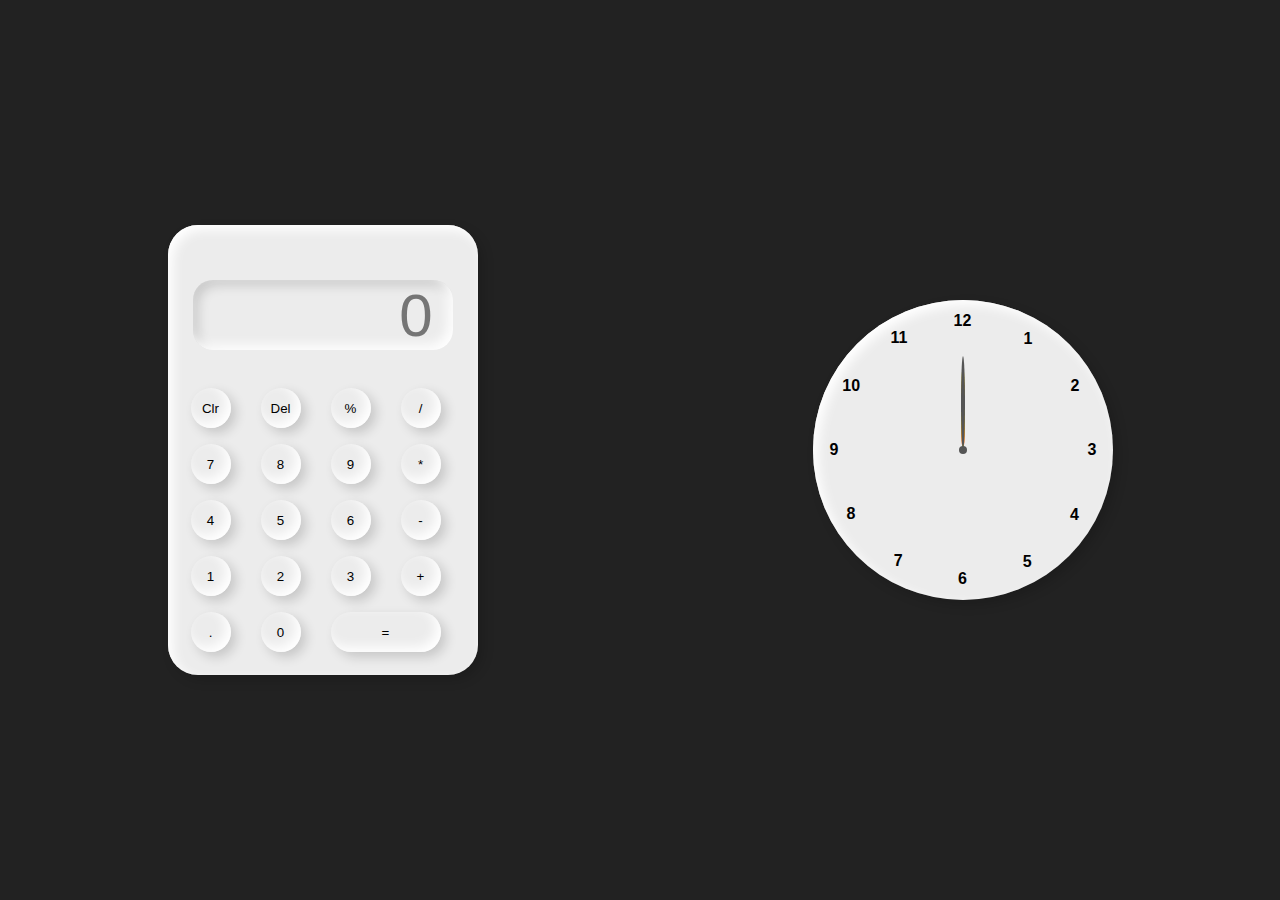
<file: Cals & Clock/index.html>
<!DOCTYPE html>
<html>
<head>
	<title>Calc & Clock</title>
	<link rel="stylesheet" type="text/css" href="style.css">
</head>

<body>
	
 <div class="container">

 	<div class="calculator">
 		<input type="text" placeholder="0" id="output-screen">
 		<button onclick="clr()">Clr</button>
 		<button onclick="del()">Del</button>
 		<button onclick="display('%')">%</button>
 		<button onclick="display('/')">/</button>

 		<button onclick="display('7')">7</button>
 		<button onclick="display('8')">8</button>
 		<button onclick="display('9')">9</button>
 		<button onclick="display('*')">*</button>

 		<button onclick="display('4')">4</button>
 		<button onclick="display('5')">5</button>
 		<button onclick="display('6')">6</button>
 		<button onclick="display('-')">-</button>

 		<button onclick="display('1')">1</button>
 		<button onclick="display('2')">2</button>
 		<button onclick="display('3')">3</button>
 		<button onclick="display('+')">+</button>

 		<button onclick="display('.')">.</button>
 		<button onclick="display('0')">0</button>
 		<button onclick="equall()" class="equal">=</button>
 	</div>

 	<div class="clock">

 		<div style="--clr:#ff0000;--h:74px" class="hand" id="hour"><i></i></div>
 		<div style="--clr:#ffe200;--h:84px" class="hand" id="min"><i></i></div>
 		<div style="--clr:#555555;--h:94px" class="hand" id="sec"><i></i></div>

 		<span style="--i:1"><b>1</b></span>
 		<span style="--i:2"><b>2</b></span>
 		<span style="--i:3"><b>3</b></span>
 		<span style="--i:4"><b>4</b></span>
 		<span style="--i:5"><b>5</b></span>
 		<span style="--i:6"><b>6</b></span>
 		<span style="--i:7"><b>7</b></span>
 		<span style="--i:8"><b>8</b></span>
 		<span style="--i:9"><b>9</b></span>
 		<span style="--i:10"><b>10</b></span>
 		<span style="--i:11"><b>11</b></span>
 		<span style="--i:12"><b>12</b></span>

 		
 	</div>
 	
 </div>

<script src="app.js"></script>
</body>
</html>
</file>
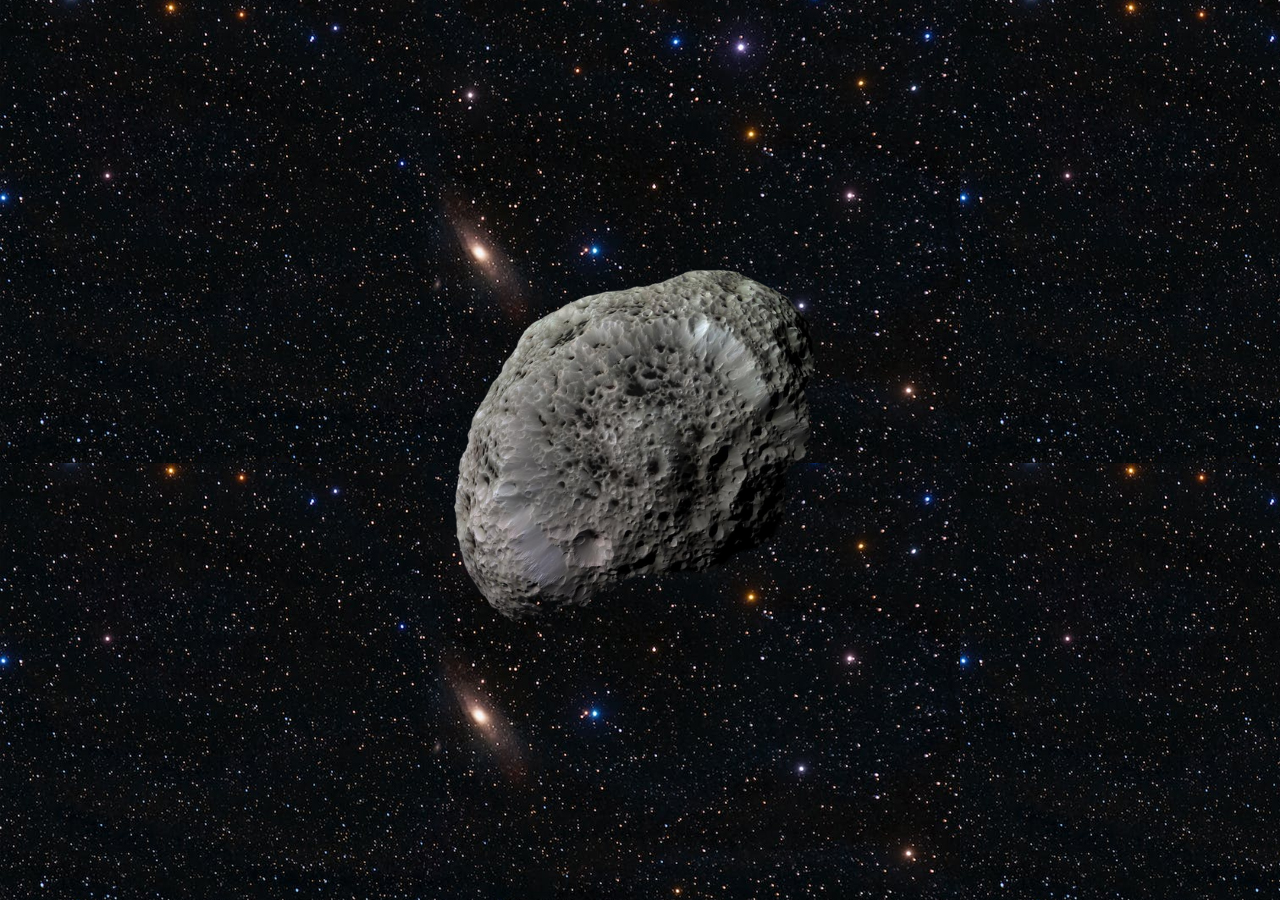
<file: loop animation css/index.html>
<!DOCTYPE html>
<html lang="en">
<!-- divinectorweb.com -->
<head>
    <meta charset="UTF-8">
    <title>Simple CSS Background Loop Animation | CSS Tricks</title>
    <link rel="stylesheet" href="style.css">    
</head>
<body>
    <div class="wrapper">
        <img src="3.png" alt="">
    </div>
</body>
</html>
</file>
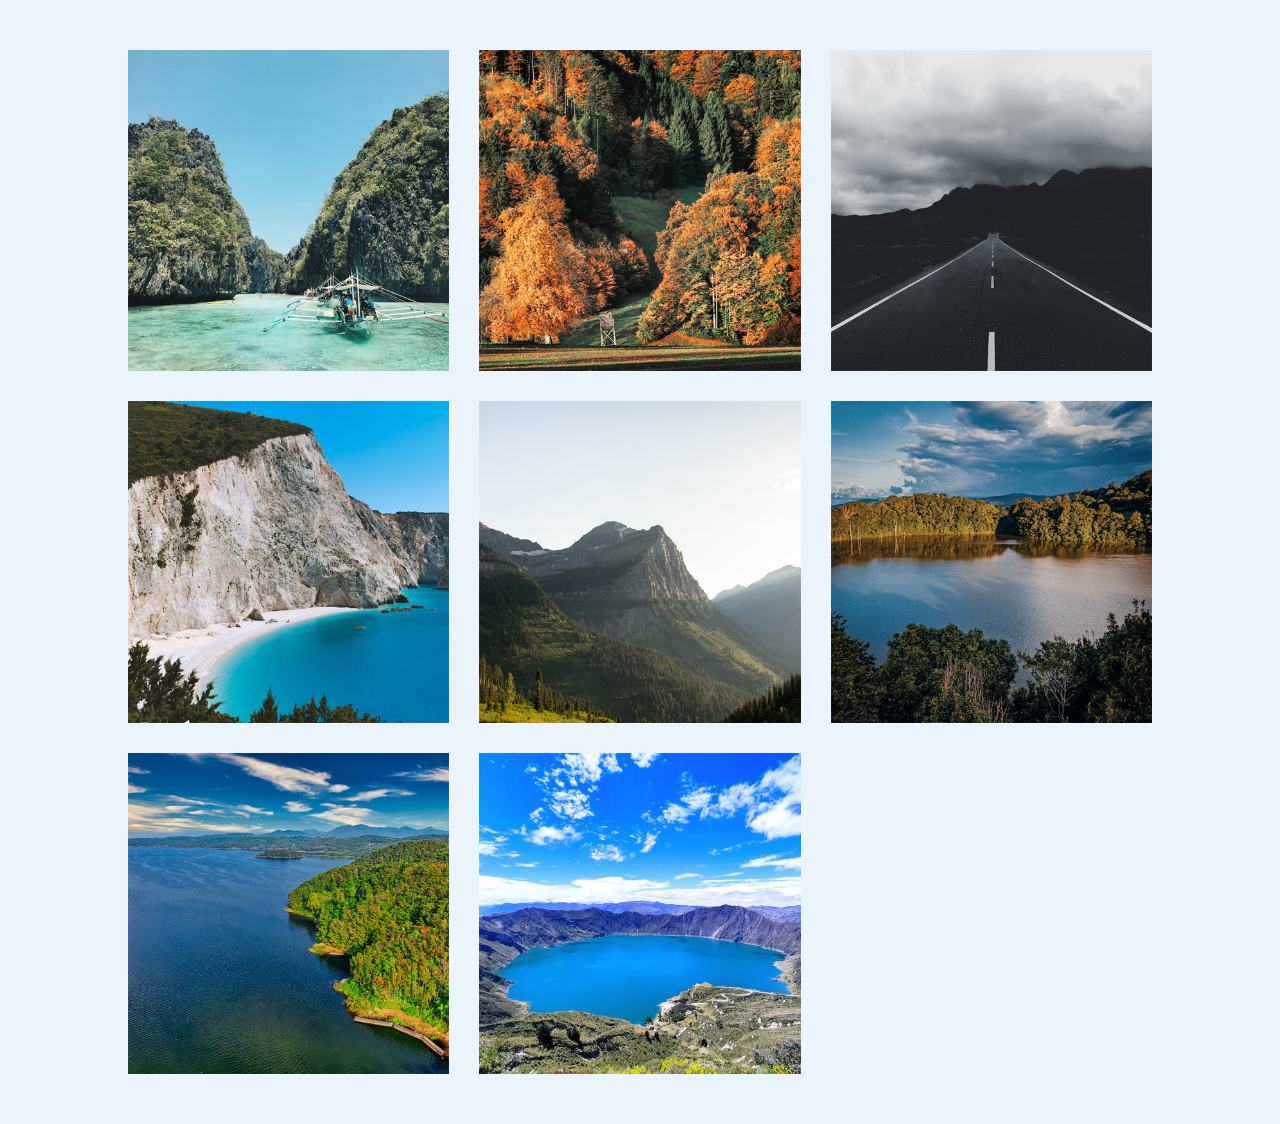
<file: responsive image gallery/index.html>
<!DOCTYPE html>
<html lang="en">
<!--
    Website: divinectorweb.com
    Subscribe Us: https://www.youtube.com/c/Divinector 
    Support Us: https://www.buymeacoffee.com/divinector
-->
<head>
    <meta charset="UTF-8"> 
    <meta http-equiv="X-UA-Compatible" content="IE=edge">
    <meta name="viewport" content="width=device-width, initial-scale=1.0">
    <title>Responsive Image Gallery</title>
    <link rel="stylesheet" href="style.css">
</head>
<body>
    <div class="wrapper">
        <img src="img/1.jpg" />
        <img src="img/2.jpg" />
        <img src="img/3.jpg" />
        <img src="img/4.jpg" />
        <img src="img/5.jpg" />
        <img src="img/6.jpg" />
        <img src="img/7.jpg" />
        <img src="img/8.jpg" />
    </div>
</body>
</html>
</file>
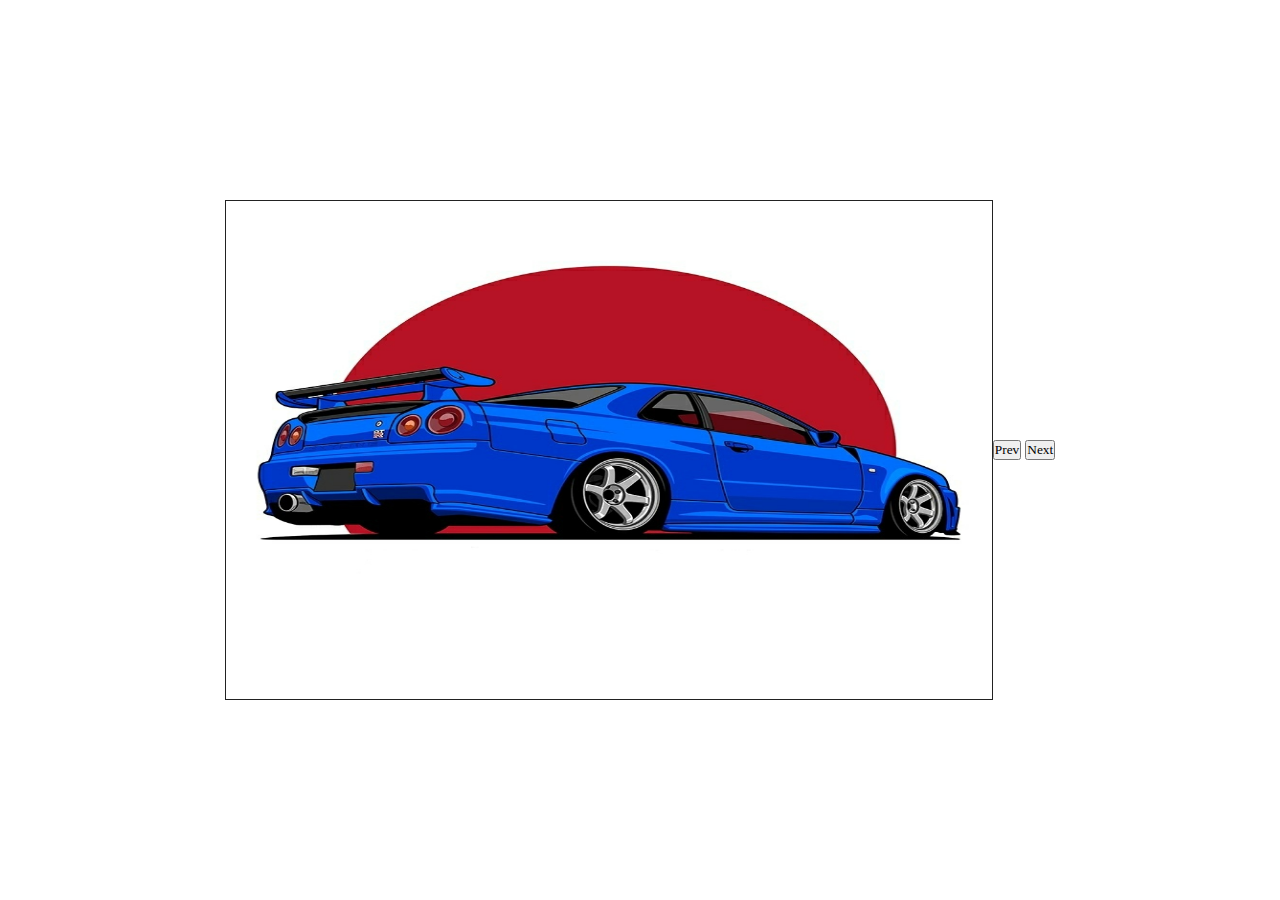
<file: Slide Image/index.html>
<!DOCTYPE html>
<html lang="en">
<head>
    <meta charset="UTF-8">
    <meta http-equiv="X-UA-Compatible" content="IE=edge">
    <meta name="viewport" content="width=device-width, initial-scale=1.0">
    <title>Slider</title>
    <link rel="stylesheet" href="style.css">
</head>
<body>
    
    <div class="container">
        <img src="./images/car1.jpg" alt="1" class="slide" width="100%" height="500px">
        <img src="./images/car2.jpg" alt="2" class="slide" width="100%" height="500px">
        <img src="./images/car1.jpg" alt="3" class="slide" width="100%" height="500px">
        
    </div>
    <div class="nav">
        <button onclick="goPrev()">Prev</button>
        <button onclick="goNext()">Next</button>
    </div>

    <script src="app.js"></script>
</body>
</html>
</file>
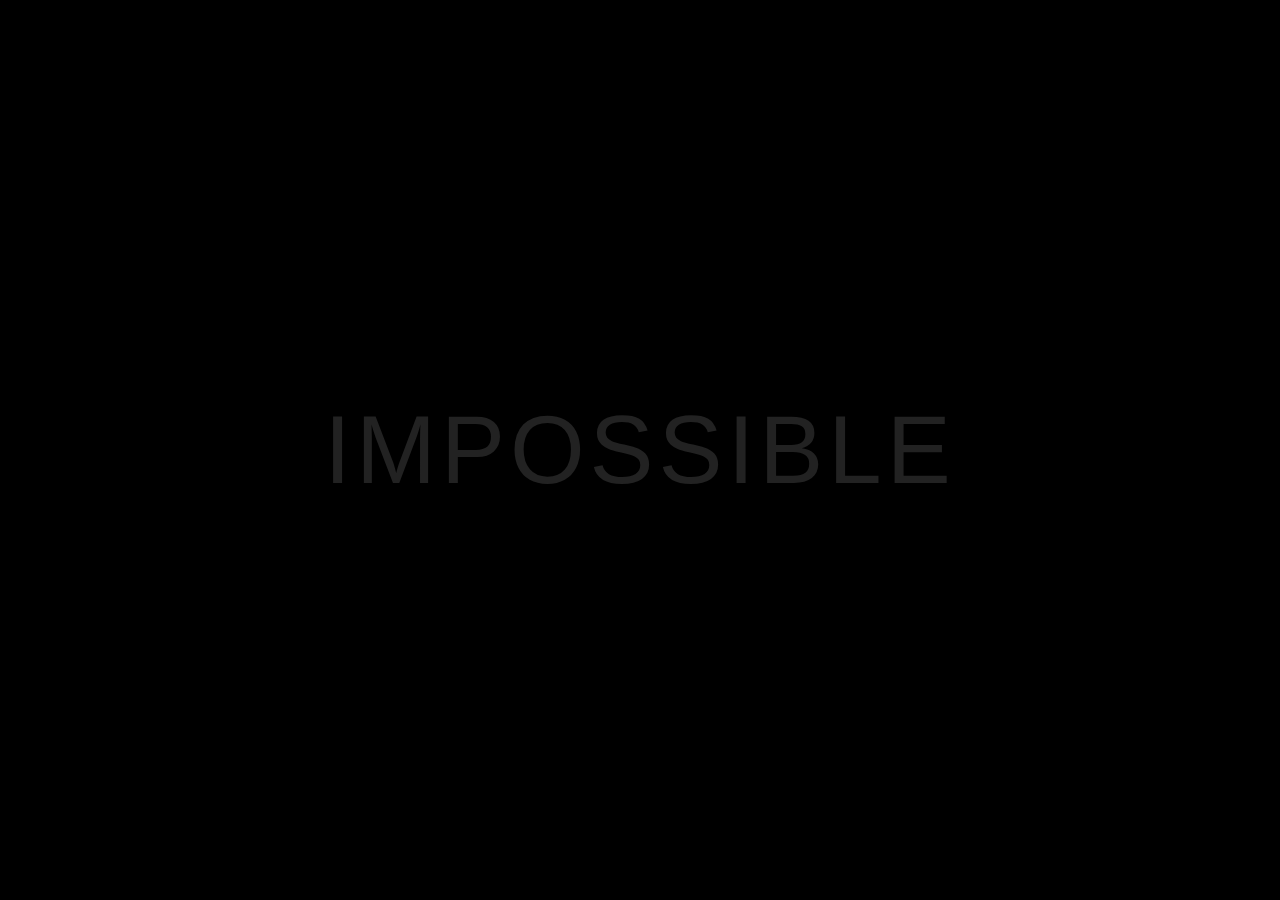
<file: Text shadow/index.html>
<!DOCTYPE html>
<html lang="en">
<head>
    <meta charset="UTF-8">
    <meta http-equiv="X-UA-Compatible" content="IE=edge">
    <meta name="viewport" content="width=device-width, initial-scale=1.0">
    <title>Document</title>
    <link rel="stylesheet" href="style.css">
</head>
<body>
    <h2><span>I</span>M<span>POSSIBLE</span></h2>
</body>
</html>
</file>
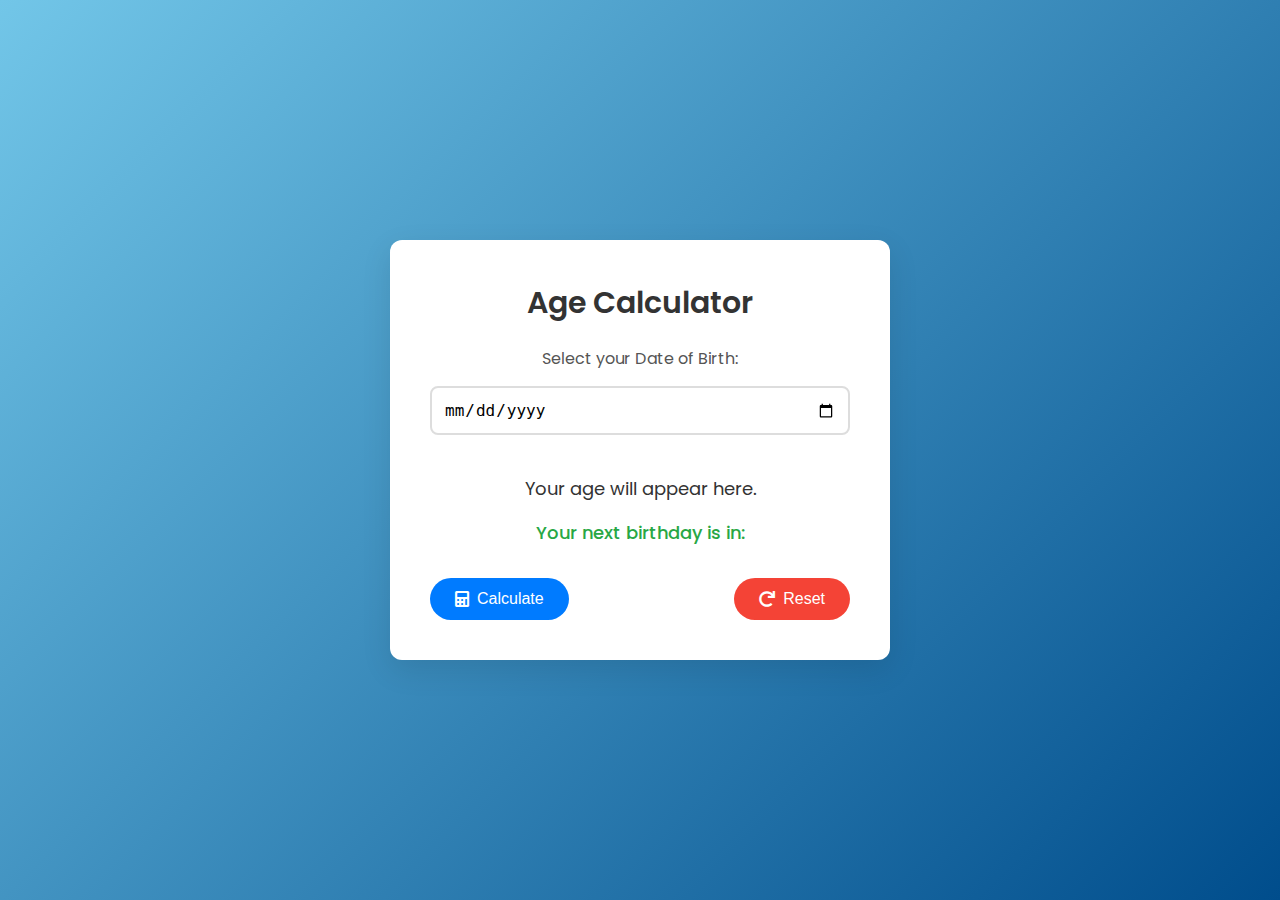
<file: AgeCalculator.html>
<!DOCTYPE html>
<html lang="en">
<head>
    <meta charset="UTF-8">
    <meta name="viewport" content="width=device-width, initial-scale=1.0">
    <title>Age Calculator</title>
    <link href="https://fonts.googleapis.com/css2?family=Poppins:wght@300;400;600&display=swap" rel="stylesheet">
    <link rel="stylesheet" href="https://cdnjs.cloudflare.com/ajax/libs/font-awesome/5.15.3/css/all.min.css">
    <style>
        /* General Reset */
        * {
            margin: 0;
            padding: 0;
            box-sizing: border-box;
        }

        body {
            font-family: 'Poppins', sans-serif;
            background: linear-gradient(135deg, #72c6e8, #004d8c);
            display: flex;
            justify-content: center;
            align-items: center;
            height: 100vh;
            margin: 0;
            color: #fff;
        }

        .container {
            background-color: white;
            border-radius: 12px;
            box-shadow: 0 10px 30px rgba(0, 0, 0, 0.1);
            width: 100%;
            max-width: 500px;
            padding: 40px;
            text-align: center;
            transition: transform 0.3s ease-in-out;
        }

        .container:hover {
            transform: translateY(-10px);
        }

        h1 {
            font-size: 30px;
            font-weight: 600;
            color: #333;
            margin-bottom: 20px;
        }

        label {
            font-size: 16px;
            color: #555;
            margin-bottom: 15px;
            display: block;
        }

        input[type="date"] {
            padding: 12px;
            font-size: 16px;
            border: 2px solid #ddd;
            border-radius: 8px;
            width: 100%;
            margin-bottom: 25px;
            transition: border 0.3s ease;
        }

        input[type="date"]:focus {
            border-color: #007bff;
            outline: none;
        }

        p {
            font-size: 18px;
            font-weight: 400;
            color: #333;
            margin-top: 15px;
            line-height: 1.6;
        }

        #nextBirthday {
            color: #28a745;
            font-weight: 500;
        }

        .button-container {
            display: flex;
            justify-content: space-between;
            gap: 20px;
            margin-top: 30px;
        }

        .button-container button {
            padding: 12px 25px;
            font-size: 16px;
            font-weight: 500;
            border: none;
            border-radius: 30px;
            cursor: pointer;
            display: flex;
            align-items: center;
            justify-content: center;
            transition: background-color 0.3s, transform 0.3s;
        }

        .button-container button i {
            margin-right: 8px;
        }

        .calculate-btn {
            background-color: #007bff;
            color: white;
        }

        .calculate-btn:hover {
            background-color: #0056b3;
            transform: scale(1.05);
        }

        .reset-btn {
            background-color: #f44336;
            color: white;
        }

        .reset-btn:hover {
            background-color: #d32f2f;
            transform: scale(1.05);
        }

        @media (max-width: 500px) {
            .container {
                padding: 30px 20px;
            }
            h1 {
                font-size: 24px;
            }
        }
    </style>
</head>
<body>
    <div class="container">
        <h1>Age Calculator</h1>
        <label for="dob">Select your Date of Birth:</label>
        <input type="date" id="dob">
        <p id="result">Your age will appear here.</p>
        <p id="nextBirthday">Your next birthday is in:</p>

        <div class="button-container">
            <button class="calculate-btn" onclick="calculateAge()">
                <i class="fas fa-calculator"></i> Calculate
            </button>
            <button class="reset-btn" onclick="resetForm()">
                <i class="fas fa-redo"></i> Reset
            </button>
        </div>
    </div>

    <script>
        function calculateAge() {
            const dob = document.getElementById("dob").value;
            if (!dob) return; // Exit if no date is selected

            const birthDate = new Date(dob);
            const today = new Date();

            let ageYears = today.getFullYear() - birthDate.getFullYear();
            let ageMonths = today.getMonth() - birthDate.getMonth();
            let ageDays = today.getDate() - birthDate.getDate();

            // Adjust for negative month or day differences
            if (ageDays < 0) {
                ageMonths--;
                ageDays += new Date(today.getFullYear(), today.getMonth(), 0).getDate(); // Get the last day of the previous month
            }

            if (ageMonths < 0) {
                ageYears--;
                ageMonths += 12;
            }

            // Display the result for age
            const resultElement = document.getElementById("result");
            resultElement.textContent = `You are ${ageYears} years, ${ageMonths} months, and ${ageDays} days old.`;

            // Calculate next birthday
            const nextBirthday = new Date(today.getFullYear(), birthDate.getMonth(), birthDate.getDate());
            if (nextBirthday < today) {
                nextBirthday.setFullYear(today.getFullYear() + 1); // Set next birthday to next year if already passed this year
            }

            // Calculate difference to next birthday
            const timeDiff = nextBirthday - today;
            const daysToNextBirthday = Math.floor(timeDiff / (1000 * 60 * 60 * 24));
            const monthsToNextBirthday = nextBirthday.getMonth() - today.getMonth() + (nextBirthday.getFullYear() - today.getFullYear()) * 12;

            // Display days and months to next birthday
            const nextBirthdayElement = document.getElementById("nextBirthday");
            nextBirthdayElement.textContent = `Your next birthday is in ${monthsToNextBirthday} months and ${daysToNextBirthday} days.`;
        }

        function resetForm() {
            // Reset the input field and the result
            document.getElementById("dob").value = "";
            document.getElementById("result").textContent = "";
            document.getElementById("nextBirthday").textContent = "";
        }
    </script>
</body>
</html>
</file>
<file: Cals & Clock/style.css>
*{
	margin: 0;
	padding: 0;
	font-family: 'poppins',sans-serif;
	box-sizing: border-box;
}

.container{
	height: 100vh;
	display: flex;
	justify-content: space-around;
	align-items: center;
	background-color: #222;
}

.calculator{
	display: grid;
	grid-template-columns: repeat(4, 70px);
	padding: 15px;
	background-color: #ececec;
	box-shadow: inset 5px 5px 12px #ffffff,5px 5px 12px rgba(0, 0, 0, 0.16);
	border-radius: 30px;
}
input{
	grid-column: span 4;
	width: 260px;
	height: 70px;
	border-radius: 20px;
	border: none;
	outline: none;
	background-color: #ececec;
	box-shadow: inset -5px -5px 12px #ffffff,inset 5px 5px 12px rgba(0, 0, 0, 0.16);
	text-align: end;
	font-size: 60px;
	margin: auto;
	margin-top: 40px;
	margin-bottom: 30px;
	padding: 20px;
}

button{
	width: 40px;
	height: 40px;
	border-radius: 50%;
	background-color: #ececec;
	box-shadow: inset -5px -5px 12px #ffffff,5px 5px 12px rgba(0, 0, 0, 0.16);
	border: none;
	outline: none;
	margin: 8px;
}

.equal{
	width: 110px;
	border-radius: 20px;
	background-color: #ececec;
}




.clock{
	position: relative;
   width: 300px;
   height: 300px;
   border-radius: 50%;
   background-color: #ececec;
   box-shadow: inset 5px 5px 12px #ffffff,5px 5px 12px rgba(0, 0, 0, 0.16);
   display: flex;
   justify-content: center;
   align-items: center;
}

.clock span{
    position: absolute;
    transform: rotate(calc(30deg * var(--i)));
    inset:12px;
    text-align: center;
}

.clock span b{
	transform: rotate(calc(-30deg * var(--i)));
	display: inline-block;
}

.clock::before{
	content: '';
	position: absolute;
	width: 8px;
	height: 8px;
	border-radius: 50%;
	background-color: #555;
	 z-index: 2;
}

.hand{
	display: flex;
	justify-content: center;
	align-items: flex-end;
}

.hand i{
	position: absolute;
	width: 4px;
	height: var(--h);
	background-color: var(--clr);
	border-radius: 50%;
}
</file>
<file: loop animation css/style.css>
* {
	margin: 0;
	padding: 0; 
}
.wrapper {
	display: grid;
	place-items: center;
	height: 100vh;
}
.wrapper img {
	width: 30%;
}
body {
	background: url("5.jpg") repeat 0 0;
	animation: animate 2s infinite;
	animation-timing-function: linear;
}
@keyframes animate {
	100% {
		background-position: -1200px -1200px;
	}
}
</file>
<file: responsive image gallery/style.css>
* {
	margin: 0;
	padding: 0;
	box-sizing: border-box;
}
body {
	background: #ecf4fb;
}
.wrapper {
	width: 80%;
	margin: 50px auto;
	display: grid;
	grid-template-columns: repeat(auto-fit, minmax(250px, 1fr));
	grid-gap: 30px;
}
.wrapper img {
	width: 100%;
	cursor: pointer;
	transition: 1s ease;
}
.wrapper img:hover {
	transform: scale(0.9);
}
</file>
<file: Slide Image/style.css>
*{
    margin: 0;
    padding: 0;
    box-sizing: border-box;
    font-family: 'poppins';
}

body{
    height: 100vh;
    width: 100%;
    display: flex;
    align-items: center;
    justify-content: center;
}

.container{
    position: relative;
    width: 60%;
    height: 500px;
    border: 1px solid #222;
    overflow: hidden;
}

.slide{
    position: absolute;
    height: 100%;
    width: 100%;
    transition: 1s;
animation : anim 3s linear infinte
    
}

@keyframe anim{

100%{
  tranform : transition 30s
}
}
</file>
<file: Text shadow/style.css>
*{
    margin: 0;
    padding: 0;
    box-sizing: border-box;
    font-family: 'poppins',sans-serif;
}

body{
    height: 100vh;
    display: flex;
    justify-content: center;
    align-items: center;
    background: #000;
}
h2{
    font-size: 6em;
    font-weight: 500;
    color: #222;
    letter-spacing: 5px;
    cursor: pointer;

}

h2 span{
    transition: 0.5s;
}

h2:hover span:nth-child(1){
    margin-right: 10px;
}

h2:hover span:nth-child(1)::after{
    content: "'";
}

h2:hover span:nth-child(2){
    margin-left: 40px;
}

h2:hover span{
    color: #fff;
    text-shadow: 0 0 10px #fff,
                 0 0 20px #fff,
                 0 0 40px #fff,
                 0 0 80px #fff,
                 0 0 120px #fff,
                 0 0 160px #fff,;
}
</file>
